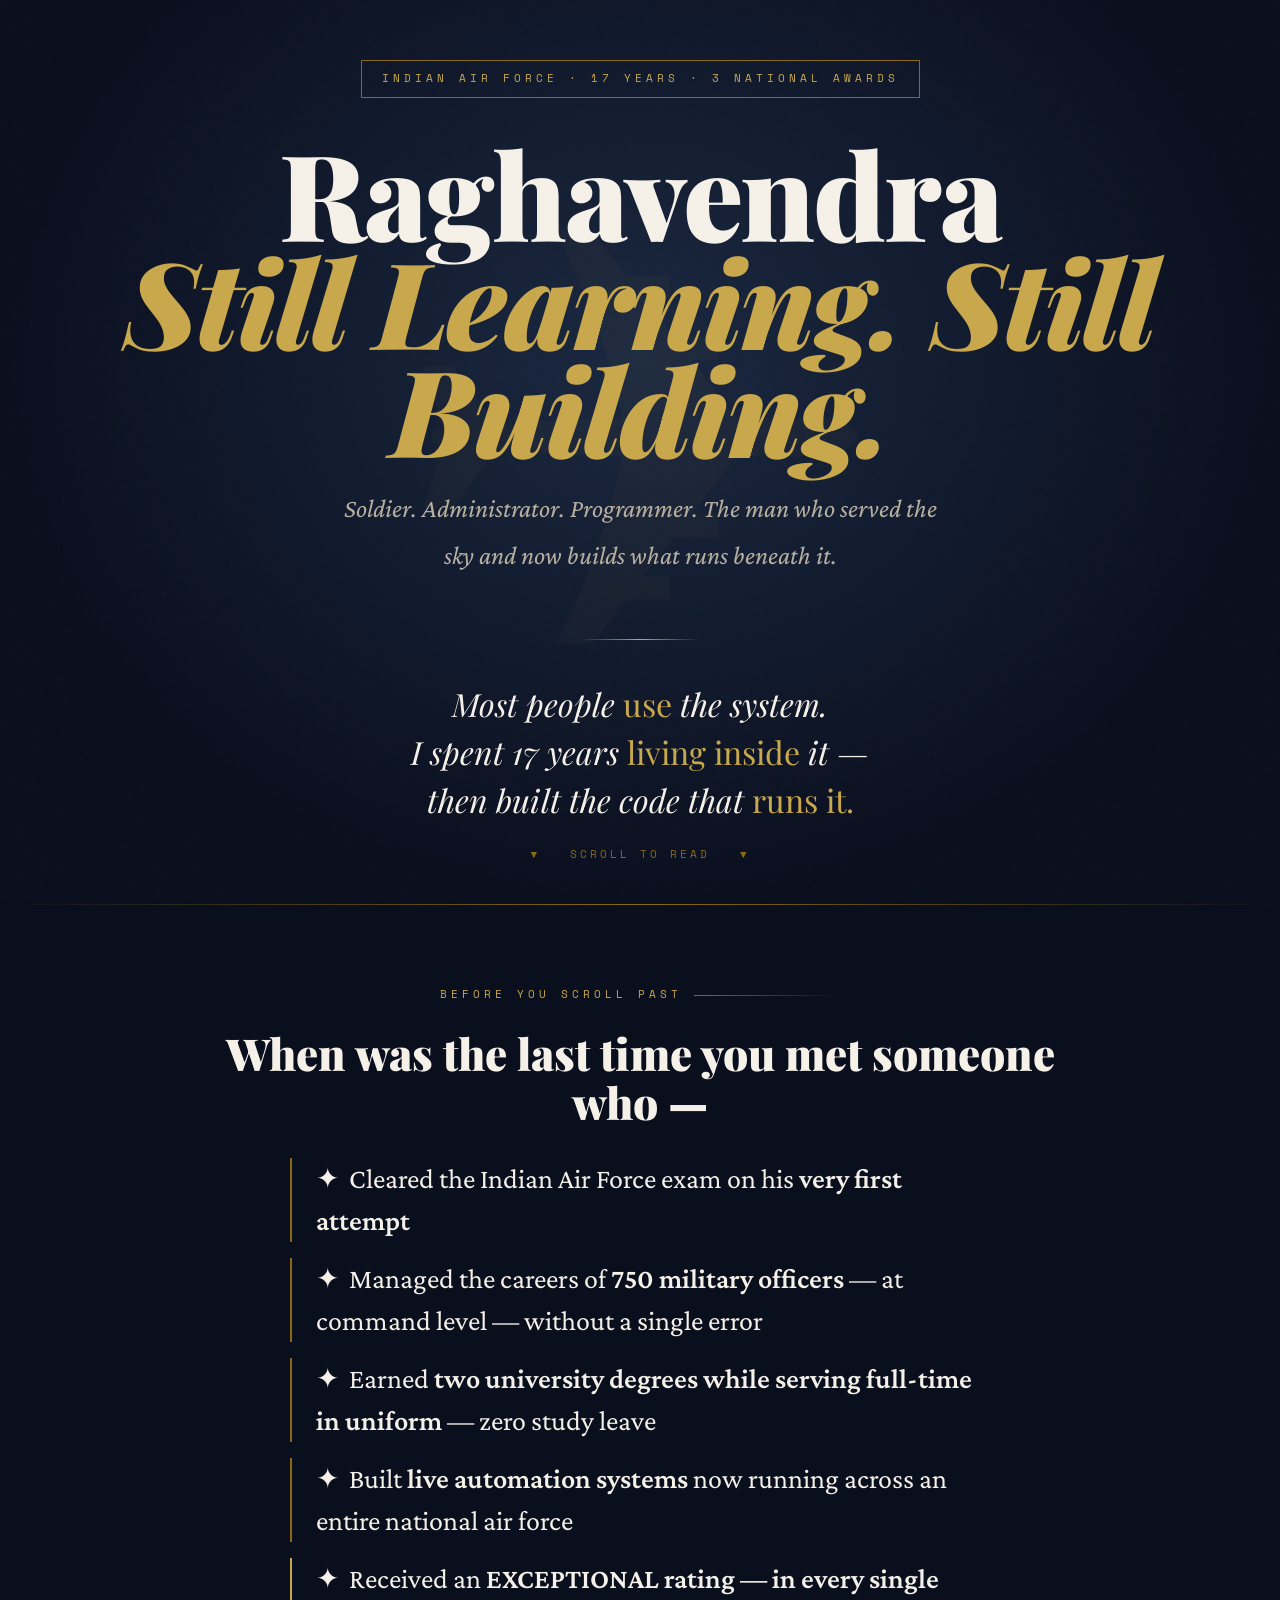
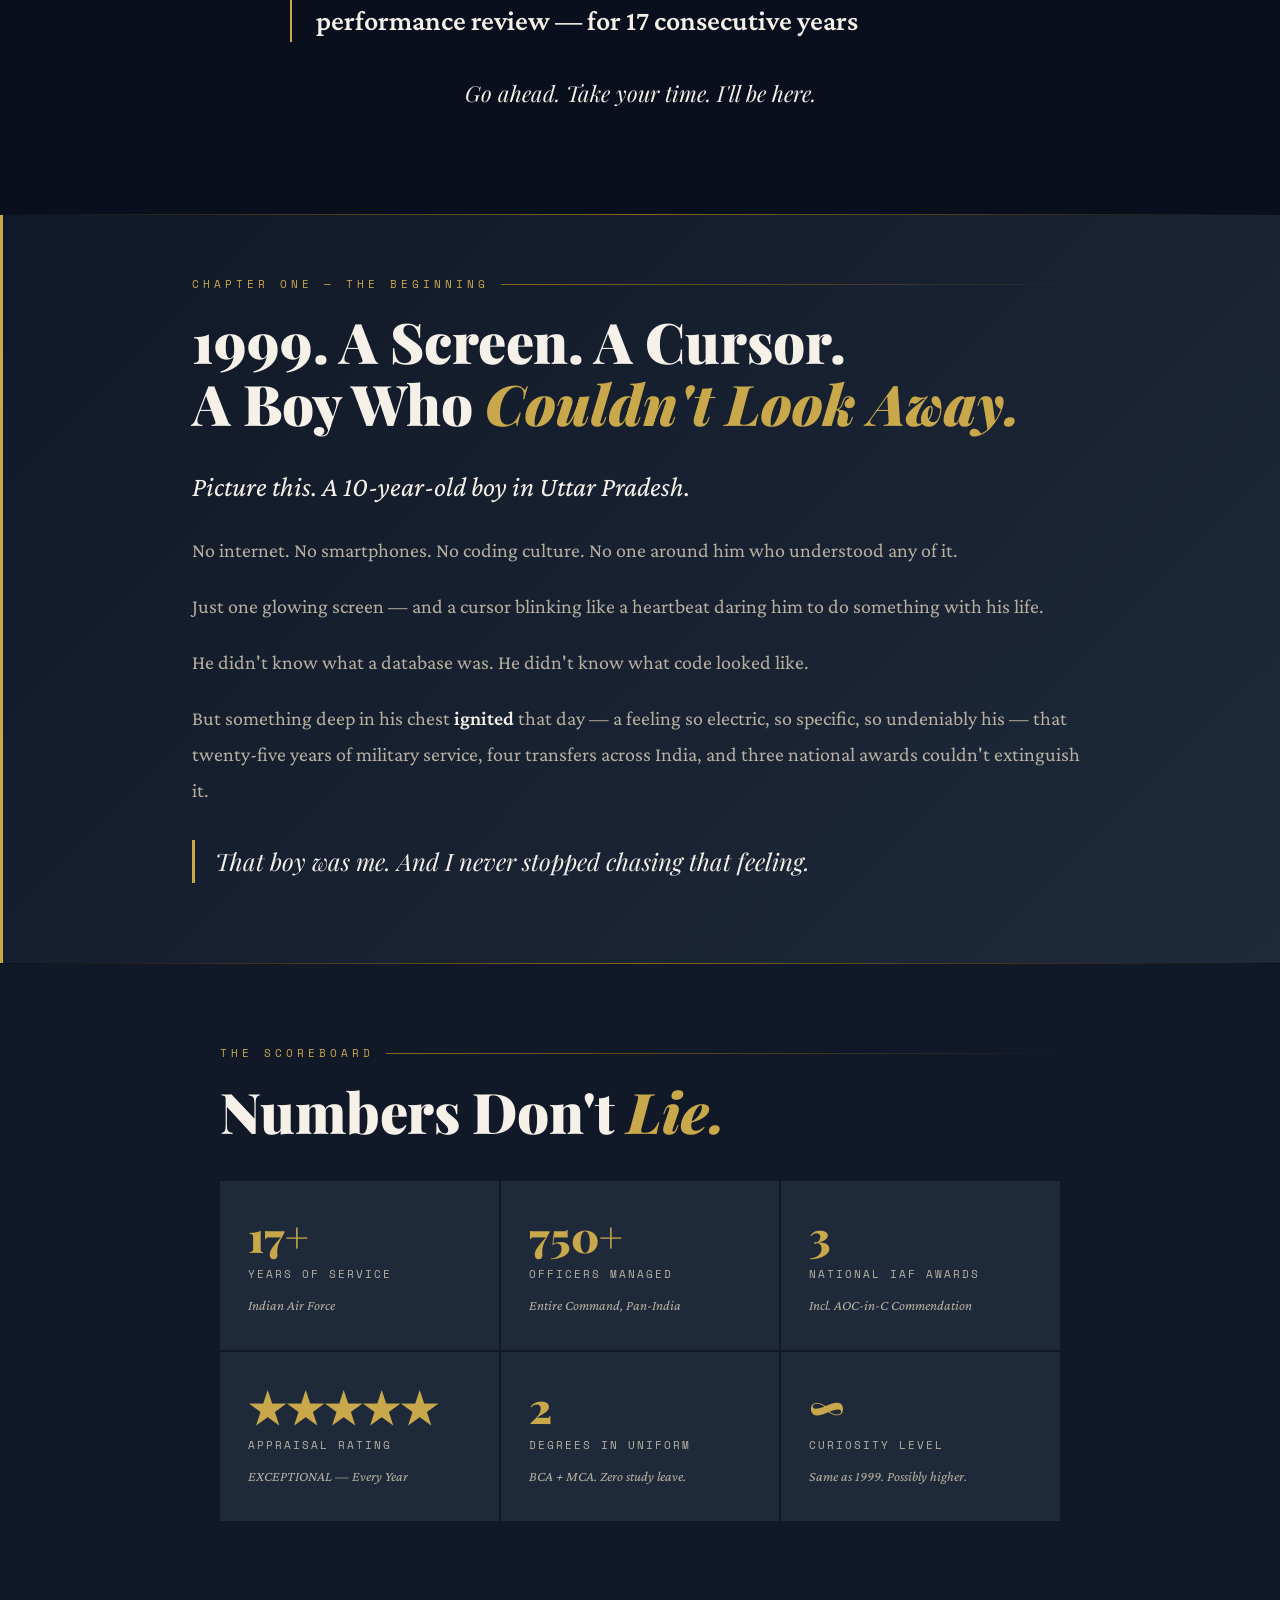
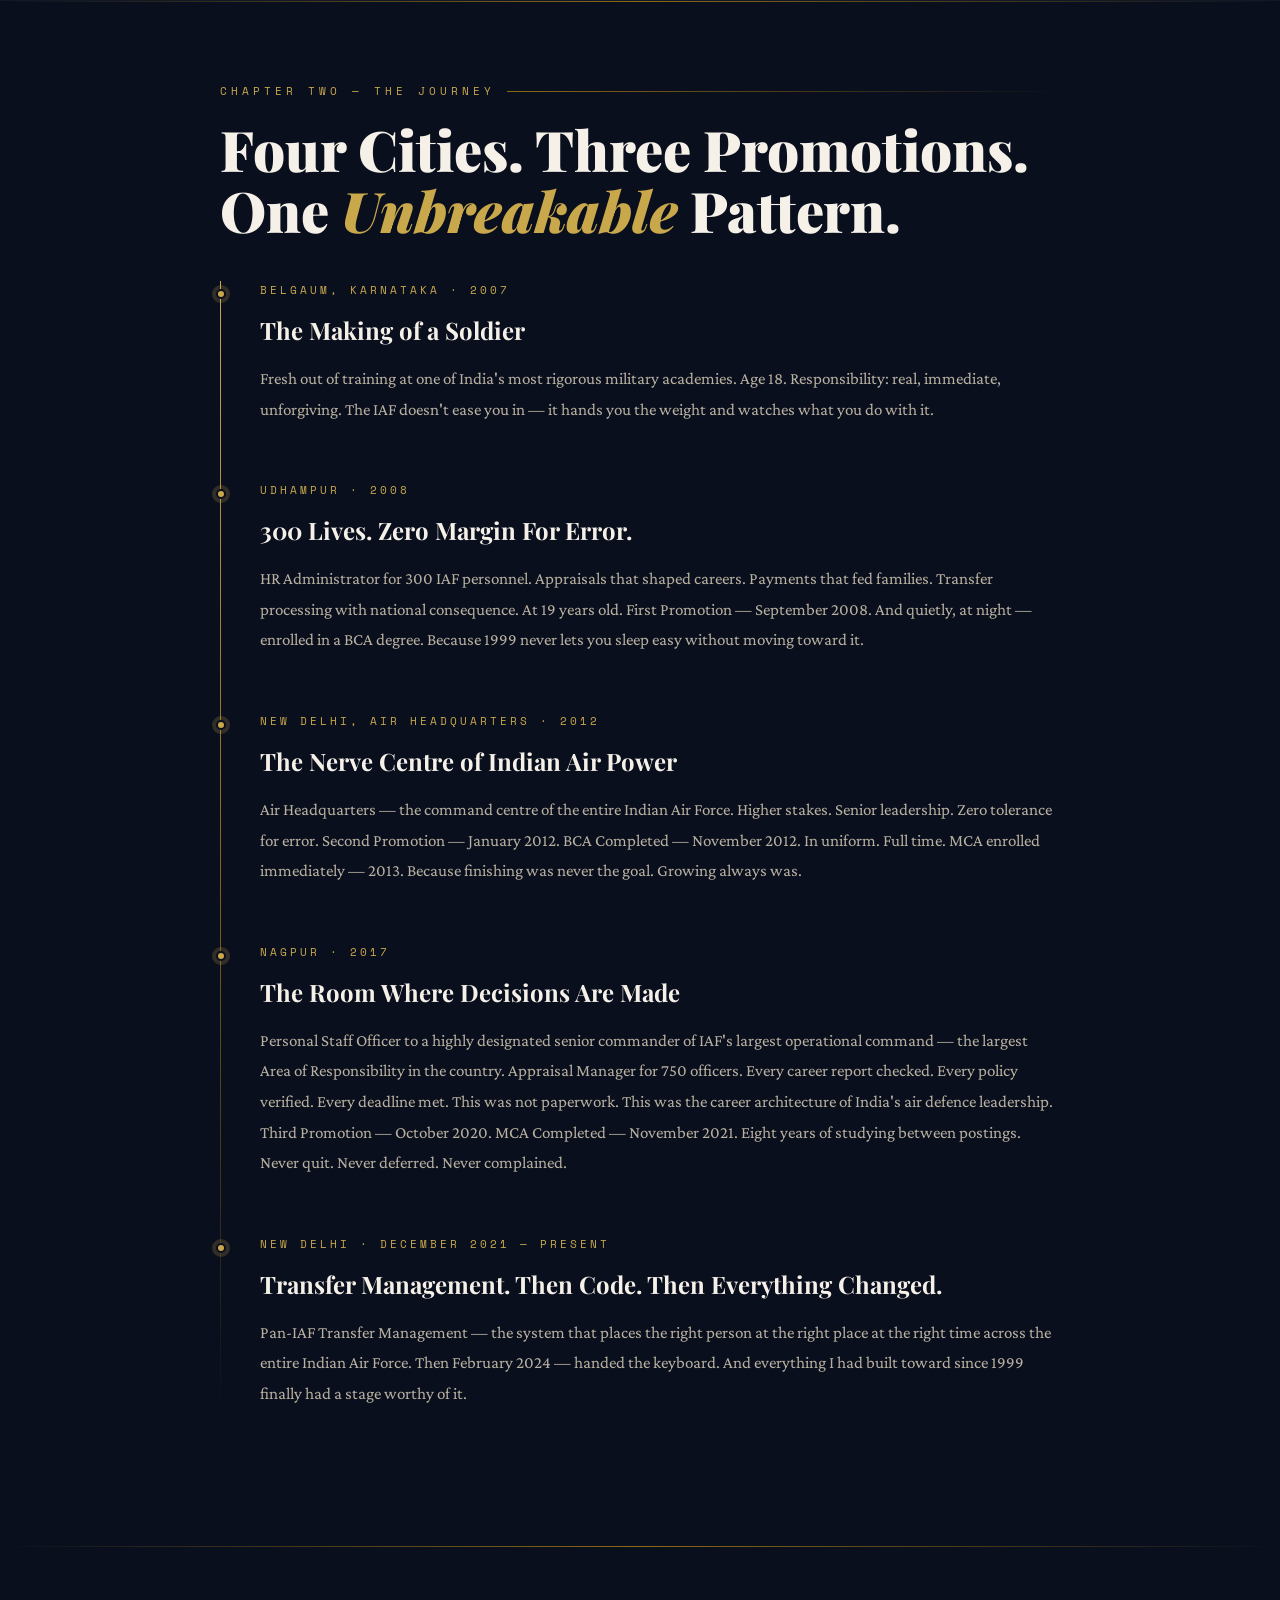
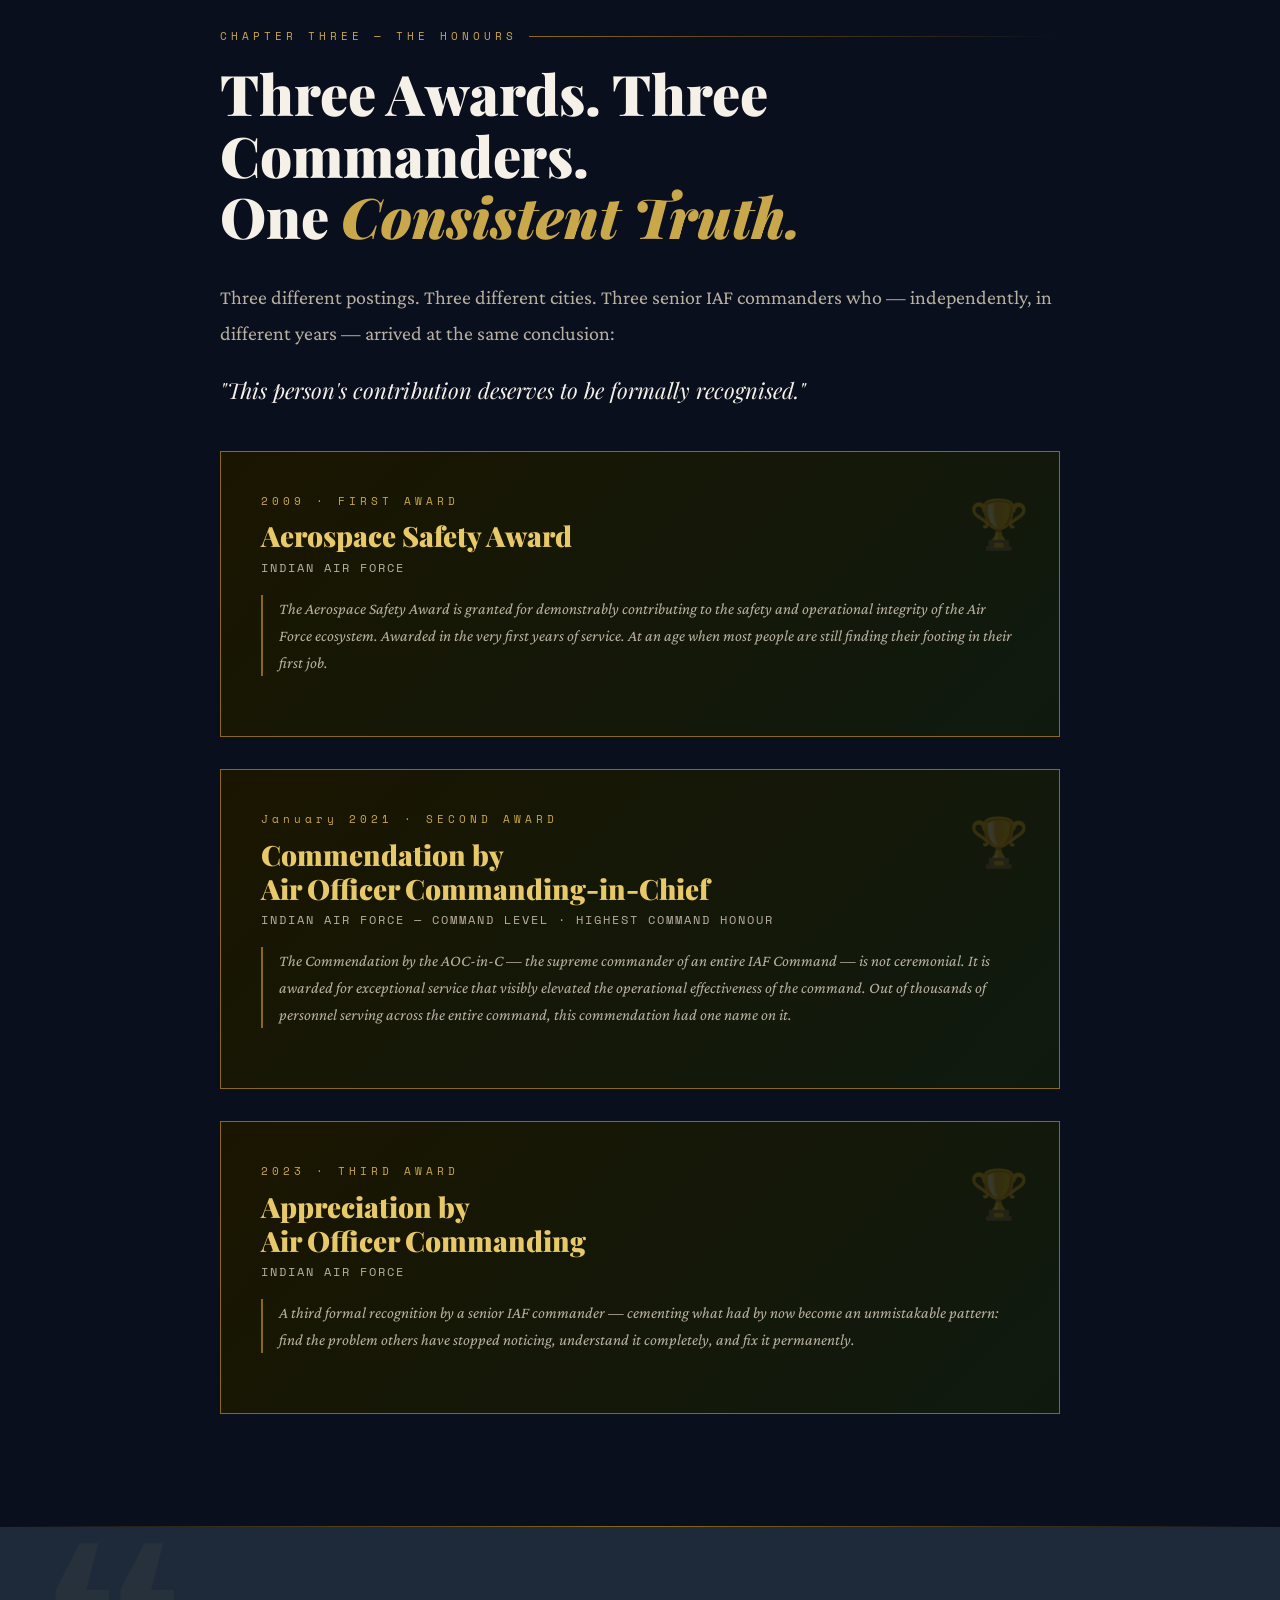
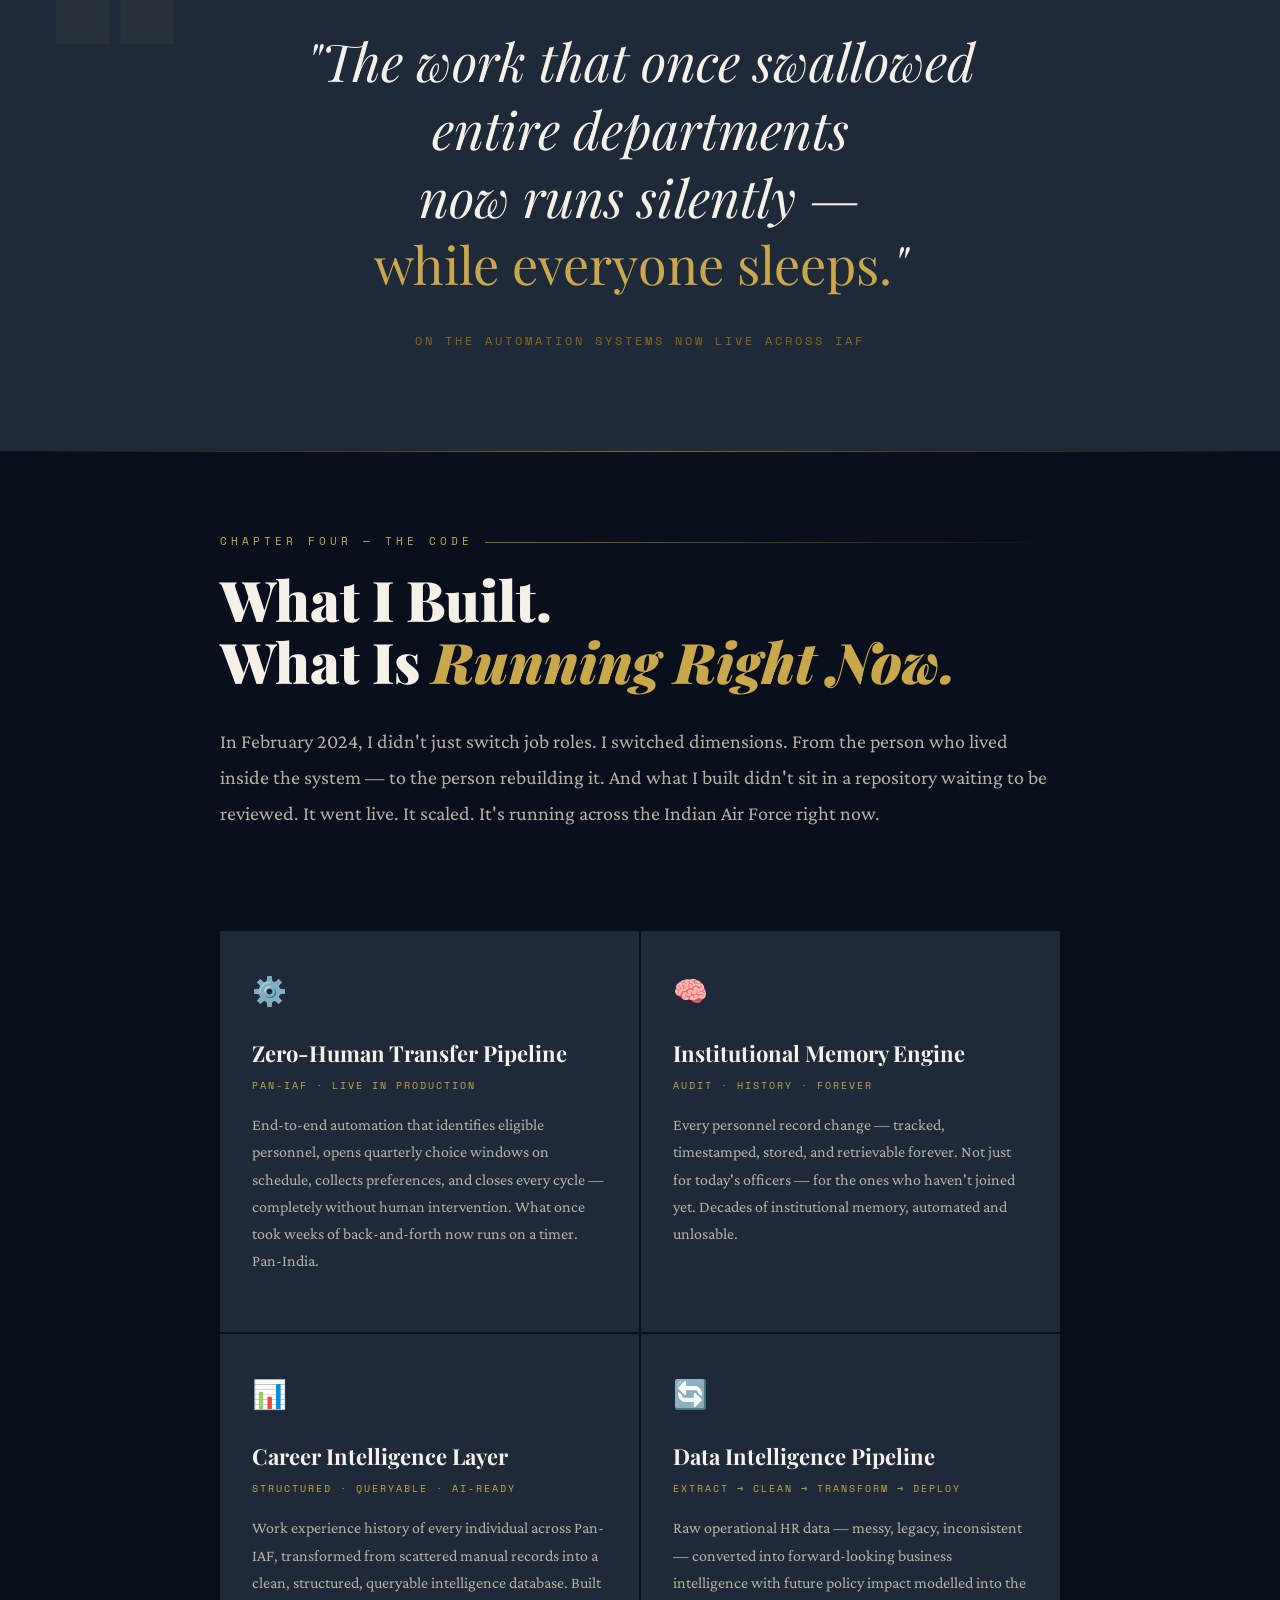
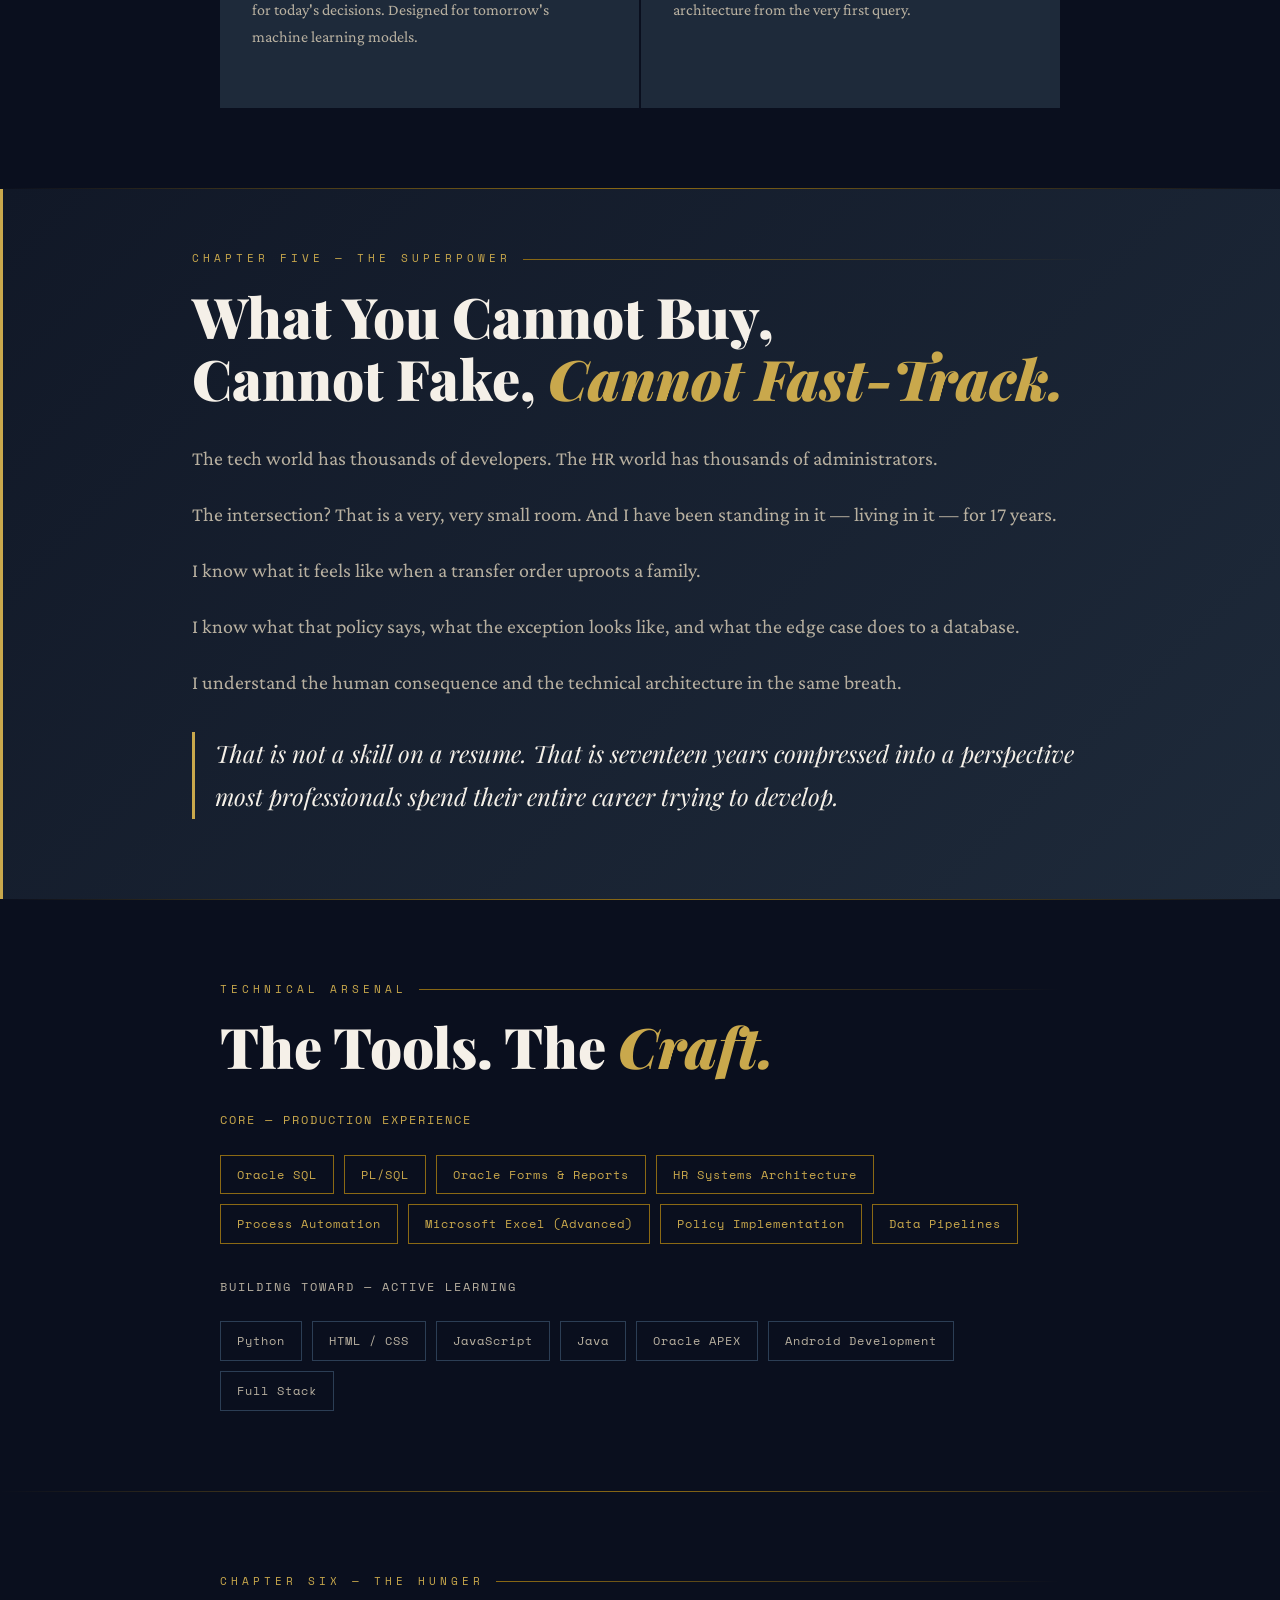
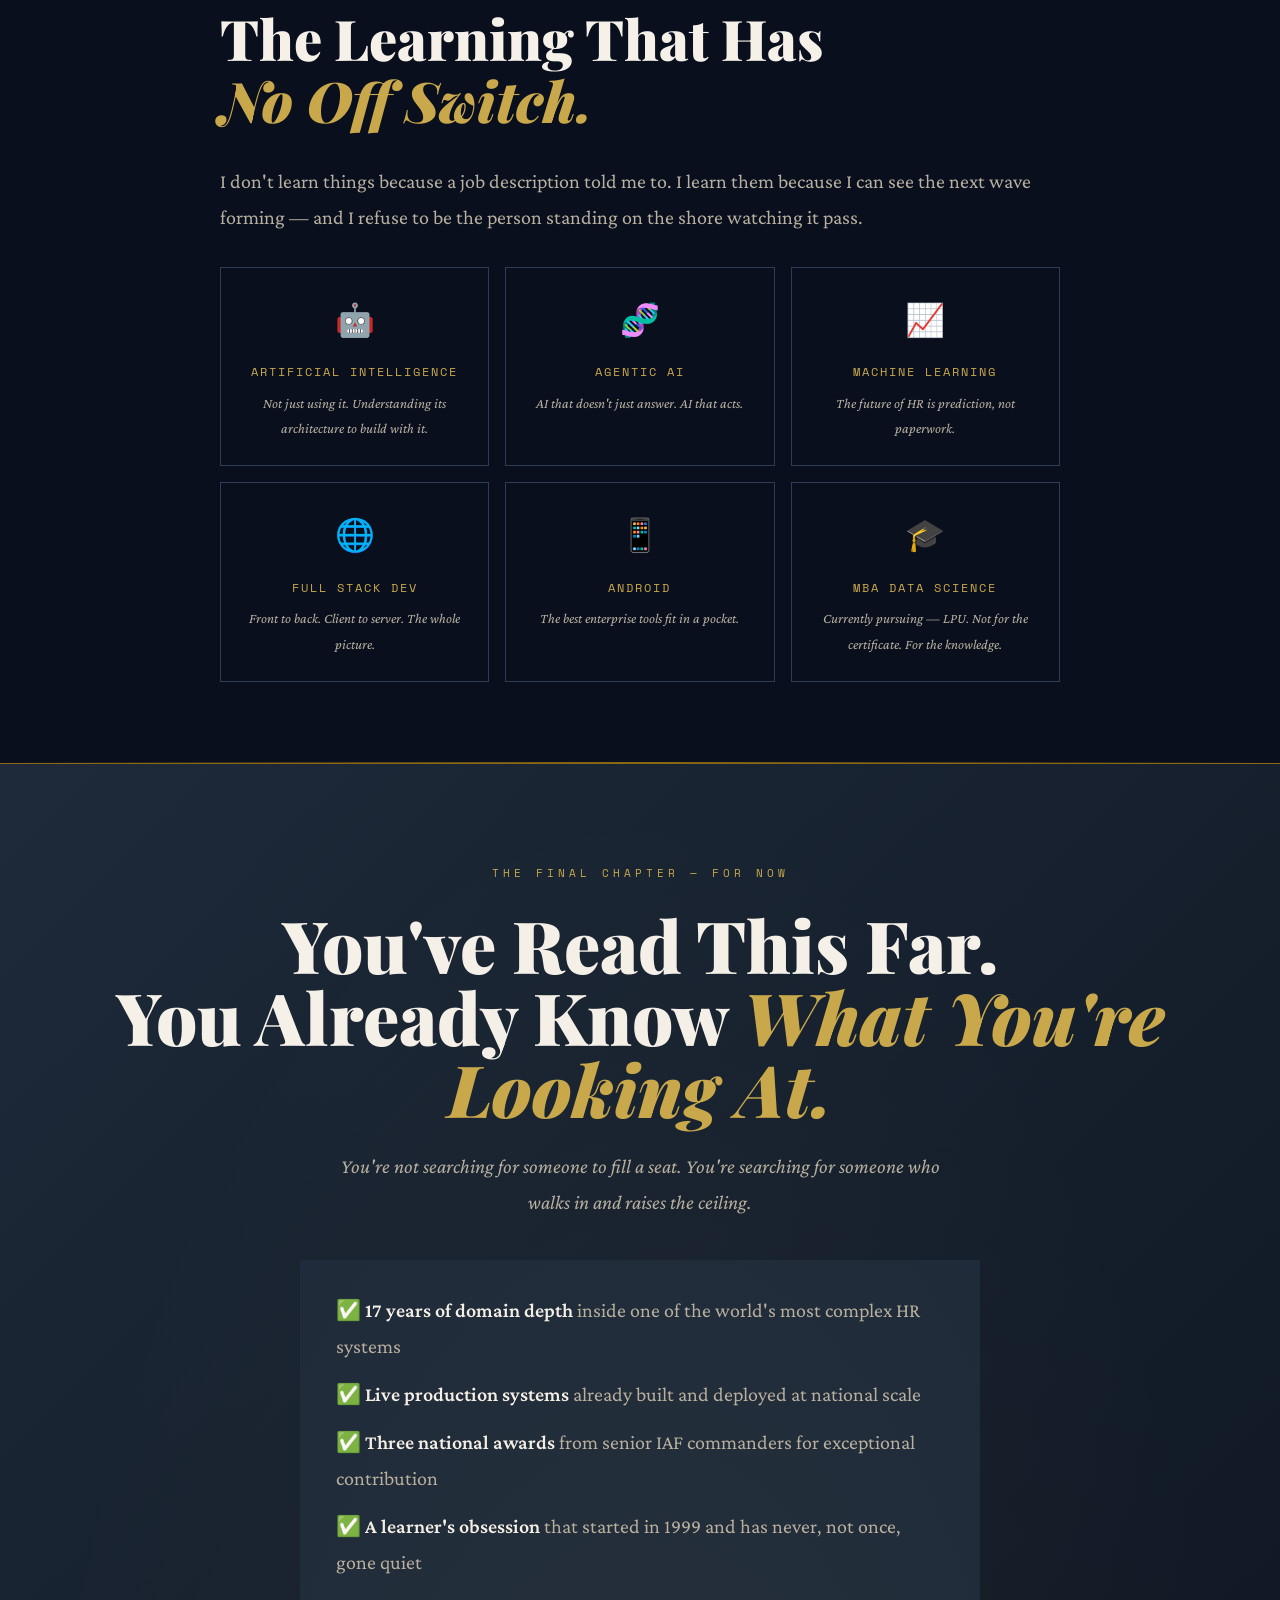
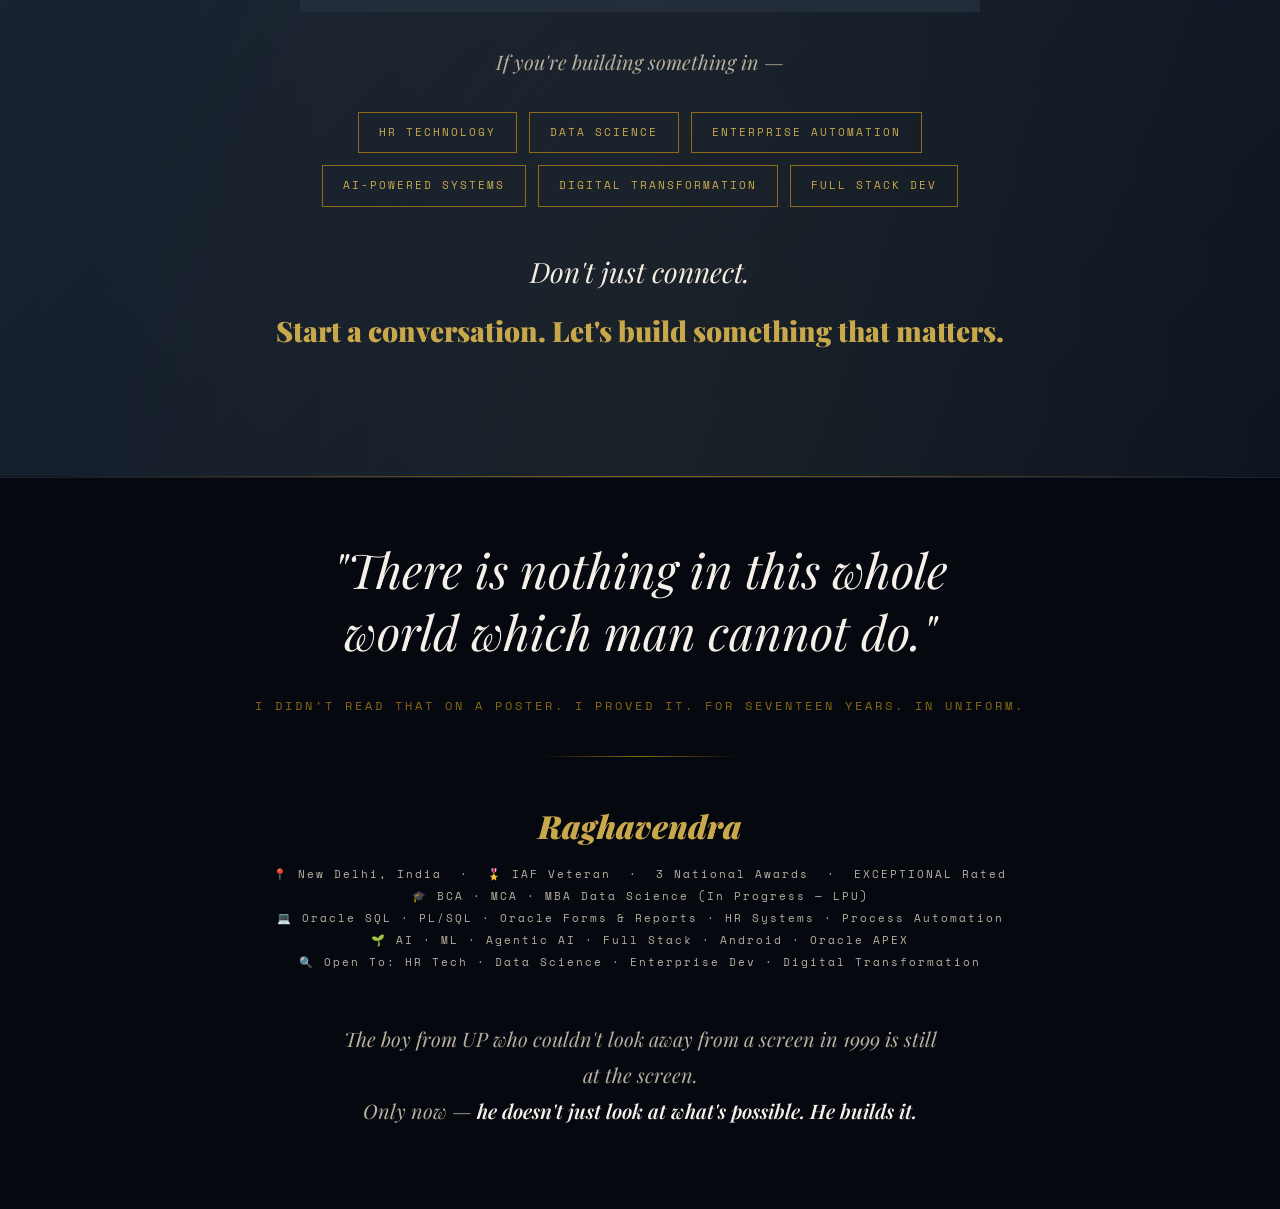
<file: index.html>
<!DOCTYPE html>
<html lang="en">
<head>
<meta charset="UTF-8">
<meta name="viewport" content="width=device-width, initial-scale=1.0">
<title>Raghavendra — IAF Veteran & Technology Builder</title>
<link href="https://fonts.googleapis.com/css2?family=Playfair+Display:ital,wght@0,400;0,700;0,900;1,400;1,700&family=Space+Mono:wght@400;700&family=Crimson+Pro:ital,wght@0,300;0,400;0,600;1,300;1,400&display=swap" rel="stylesheet">
<style>
  :root {
    --gold: #C9A84C;
    --gold-light: #E8C96A;
    --gold-dim: #8B6914;
    --navy: #0A0F1E;
    --navy-mid: #111827;
    --navy-light: #1E2A3A;
    --steel: #2C3E55;
    --white: #F5F0E8;
    --white-dim: #B8B0A0;
    --accent-red: #8B1A1A;
    --accent-blue: #1A3A5C;
  }

  * { margin: 0; padding: 0; box-sizing: border-box; }

  html { scroll-behavior: smooth; }

  body {
    background-color: var(--navy);
    color: var(--white);
    font-family: 'Crimson Pro', serif;
    font-size: 18px;
    line-height: 1.8;
    overflow-x: hidden;
  }

  /* ─── GRAIN OVERLAY ─── */
  body::before {
    content: '';
    position: fixed;
    inset: 0;
    background-image: url("data:image/svg+xml,%3Csvg viewBox='0 0 256 256' xmlns='http://www.w3.org/2000/svg'%3E%3Cfilter id='noise'%3E%3CfeTurbulence type='fractalNoise' baseFrequency='0.9' numOctaves='4' stitchTiles='stitch'/%3E%3C/filter%3E%3Crect width='100%25' height='100%25' filter='url(%23noise)' opacity='0.04'/%3E%3C/svg%3E");
    pointer-events: none;
    z-index: 1000;
    opacity: 0.4;
  }

  /* ─── HERO ─── */
  .hero {
    min-height: 100vh;
    display: flex;
    flex-direction: column;
    justify-content: center;
    align-items: center;
    text-align: center;
    padding: 60px 20px;
    position: relative;
    background: radial-gradient(ellipse at 50% 40%, #1A2840 0%, var(--navy) 70%);
    overflow: hidden;
  }

  .hero::before {
    content: '✈';
    position: absolute;
    font-size: 600px;
    color: rgba(201, 168, 76, 0.03);
    top: 50%;
    left: 50%;
    transform: translate(-50%, -50%);
    pointer-events: none;
    animation: slowRotate 60s linear infinite;
  }

  @keyframes slowRotate {
    from { transform: translate(-50%, -50%) rotate(0deg); }
    to { transform: translate(-50%, -50%) rotate(360deg); }
  }

  .hero-badge {
    font-family: 'Space Mono', monospace;
    font-size: 11px;
    letter-spacing: 4px;
    color: var(--gold);
    text-transform: uppercase;
    border: 1px solid var(--gold-dim);
    padding: 8px 20px;
    margin-bottom: 40px;
    animation: fadeInDown 1s ease both;
  }

  .hero-name {
    font-family: 'Playfair Display', serif;
    font-size: clamp(56px, 10vw, 120px);
    font-weight: 900;
    line-height: 0.9;
    letter-spacing: -2px;
    color: var(--white);
    animation: fadeInUp 1s ease 0.2s both;
  }

  .hero-name span {
    color: var(--gold);
    display: block;
    font-style: italic;
  }

  .hero-tagline {
    font-family: 'Crimson Pro', serif;
    font-size: clamp(18px, 3vw, 26px);
    font-style: italic;
    color: var(--white-dim);
    margin-top: 24px;
    max-width: 600px;
    animation: fadeInUp 1s ease 0.4s both;
  }

  .hero-divider {
    width: 120px;
    height: 1px;
    background: linear-gradient(90deg, transparent, var(--gold), transparent);
    margin: 40px auto;
    animation: fadeIn 1s ease 0.6s both;
  }

  .hero-quote {
    font-family: 'Playfair Display', serif;
    font-size: clamp(20px, 3.5vw, 32px);
    font-style: italic;
    color: var(--white);
    max-width: 800px;
    line-height: 1.5;
    animation: fadeInUp 1s ease 0.8s both;
  }

  .hero-quote em {
    color: var(--gold);
    font-style: normal;
  }

  .scroll-hint {
    position: absolute;
    bottom: 40px;
    left: 50%;
    transform: translateX(-50%);
    font-family: 'Space Mono', monospace;
    font-size: 11px;
    letter-spacing: 3px;
    color: var(--gold-dim);
    animation: pulse 2s ease infinite;
  }

  @keyframes pulse {
    0%, 100% { opacity: 0.4; }
    50% { opacity: 1; }
  }

  /* ─── SECTIONS ─── */
  section {
    max-width: 900px;
    margin: 0 auto;
    padding: 80px 30px;
  }

  .section-label {
    font-family: 'Space Mono', monospace;
    font-size: 11px;
    letter-spacing: 4px;
    color: var(--gold);
    text-transform: uppercase;
    margin-bottom: 16px;
    display: flex;
    align-items: center;
    gap: 12px;
  }

  .section-label::after {
    content: '';
    flex: 1;
    height: 1px;
    background: linear-gradient(90deg, var(--gold-dim), transparent);
  }

  h2 {
    font-family: 'Playfair Display', serif;
    font-size: clamp(32px, 6vw, 56px);
    font-weight: 900;
    line-height: 1.1;
    margin-bottom: 32px;
    color: var(--white);
  }

  h2 em {
    color: var(--gold);
    font-style: italic;
  }

  p {
    color: var(--white-dim);
    margin-bottom: 20px;
    font-size: clamp(17px, 2vw, 20px);
  }

  p strong {
    color: var(--white);
    font-weight: 600;
  }

  .large-text {
    font-size: clamp(20px, 3vw, 28px);
    font-style: italic;
    color: var(--white);
    line-height: 1.5;
  }

  /* ─── SPARK SECTION ─── */
  .spark-section {
    background: linear-gradient(135deg, var(--navy-mid) 0%, var(--navy-light) 100%);
    border-left: 3px solid var(--gold);
    padding: 60px 50px;
    margin: 0;
    max-width: 100%;
  }

  .spark-section section {
    padding: 0;
  }

  /* ─── STATS GRID ─── */
  .stats-section {
    background: var(--navy-mid);
    padding: 80px 30px;
  }

  .stats-grid {
    display: grid;
    grid-template-columns: repeat(auto-fit, minmax(240px, 1fr));
    gap: 2px;
    margin-top: 40px;
  }

  .stat-card {
    background: var(--navy-light);
    padding: 32px 28px;
    border-top: 2px solid transparent;
    transition: border-color 0.3s ease, transform 0.3s ease;
    cursor: default;
  }

  .stat-card:hover {
    border-color: var(--gold);
    transform: translateY(-4px);
  }

  .stat-number {
    font-family: 'Playfair Display', serif;
    font-size: 42px;
    font-weight: 900;
    color: var(--gold);
    line-height: 1;
    margin-bottom: 8px;
  }

  .stat-label {
    font-family: 'Space Mono', monospace;
    font-size: 11px;
    letter-spacing: 2px;
    color: var(--white-dim);
    text-transform: uppercase;
  }

  .stat-sub {
    font-size: 14px;
    color: var(--white-dim);
    margin-top: 8px;
    font-style: italic;
  }

  /* ─── TIMELINE ─── */
  .timeline {
    position: relative;
    padding-left: 40px;
    margin-top: 40px;
  }

  .timeline::before {
    content: '';
    position: absolute;
    left: 0;
    top: 0;
    bottom: 0;
    width: 1px;
    background: linear-gradient(180deg, var(--gold), var(--gold-dim), transparent);
  }

  .timeline-item {
    position: relative;
    margin-bottom: 56px;
    opacity: 0;
    transform: translateX(-20px);
    transition: opacity 0.6s ease, transform 0.6s ease;
  }

  .timeline-item.visible {
    opacity: 1;
    transform: translateX(0);
  }

  .timeline-dot {
    position: absolute;
    left: -44px;
    top: 8px;
    width: 10px;
    height: 10px;
    background: var(--gold);
    border-radius: 50%;
    border: 2px solid var(--navy);
    box-shadow: 0 0 0 4px rgba(201, 168, 76, 0.2);
  }

  .timeline-location {
    font-family: 'Space Mono', monospace;
    font-size: 11px;
    letter-spacing: 3px;
    color: var(--gold);
    text-transform: uppercase;
    margin-bottom: 8px;
  }

  .timeline-title {
    font-family: 'Playfair Display', serif;
    font-size: 24px;
    font-weight: 700;
    color: var(--white);
    margin-bottom: 12px;
  }

  .timeline-body {
    color: var(--white-dim);
    font-size: 17px;
  }

  /* ─── AWARD CARDS ─── */
  .award-card {
    background: linear-gradient(135deg, #1A1500 0%, #0F1A0F 100%);
    border: 1px solid var(--gold-dim);
    padding: 40px;
    margin: 32px 0;
    position: relative;
    overflow: hidden;
  }

  .award-card::before {
    content: '🏆';
    position: absolute;
    right: 30px;
    top: 30px;
    font-size: 48px;
    opacity: 0.15;
  }

  .award-year {
    font-family: 'Space Mono', monospace;
    font-size: 11px;
    letter-spacing: 4px;
    color: var(--gold);
    margin-bottom: 8px;
  }

  .award-title {
    font-family: 'Playfair Display', serif;
    font-size: 28px;
    font-weight: 900;
    color: var(--gold-light);
    margin-bottom: 4px;
    line-height: 1.2;
  }

  .award-org {
    font-family: 'Space Mono', monospace;
    font-size: 12px;
    color: var(--white-dim);
    letter-spacing: 2px;
    text-transform: uppercase;
    margin-bottom: 16px;
  }

  .award-desc {
    color: var(--white-dim);
    font-style: italic;
    font-size: 16px;
    line-height: 1.7;
    border-left: 2px solid var(--gold-dim);
    padding-left: 16px;
  }

  /* ─── SYSTEMS BUILT ─── */
  .systems-grid {
    display: grid;
    grid-template-columns: repeat(auto-fit, minmax(380px, 1fr));
    gap: 2px;
    margin-top: 40px;
  }

  .system-card {
    background: var(--navy-light);
    padding: 36px 32px;
    border-bottom: 2px solid transparent;
    transition: border-color 0.3s, background 0.3s;
  }

  .system-card:hover {
    border-color: var(--gold);
    background: #1A2235;
  }

  .system-icon {
    font-size: 28px;
    margin-bottom: 16px;
  }

  .system-title {
    font-family: 'Playfair Display', serif;
    font-size: 22px;
    font-weight: 700;
    color: var(--white);
    margin-bottom: 4px;
  }

  .system-subtitle {
    font-family: 'Space Mono', monospace;
    font-size: 10px;
    color: var(--gold);
    letter-spacing: 2px;
    text-transform: uppercase;
    margin-bottom: 16px;
  }

  .system-desc {
    color: var(--white-dim);
    font-size: 16px;
    line-height: 1.7;
  }

  /* ─── BIG QUOTE ─── */
  .big-quote-section {
    background: var(--navy-light);
    text-align: center;
    padding: 100px 40px;
    position: relative;
    overflow: hidden;
  }

  .big-quote-section::before {
    content: '❝';
    position: absolute;
    font-family: 'Playfair Display', serif;
    font-size: 300px;
    color: rgba(201, 168, 76, 0.05);
    top: -40px;
    left: 30px;
    line-height: 1;
    pointer-events: none;
  }

  .big-quote {
    font-family: 'Playfair Display', serif;
    font-size: clamp(28px, 5vw, 52px);
    font-style: italic;
    color: var(--white);
    max-width: 800px;
    margin: 0 auto;
    line-height: 1.3;
  }

  .big-quote em {
    color: var(--gold);
    font-style: normal;
  }

  .quote-attribution {
    font-family: 'Space Mono', monospace;
    font-size: 12px;
    color: var(--gold-dim);
    letter-spacing: 3px;
    margin-top: 32px;
    text-transform: uppercase;
  }

  /* ─── SKILLS ─── */
  .skills-container {
    display: flex;
    flex-wrap: wrap;
    gap: 10px;
    margin-top: 24px;
  }

  .skill-tag {
    font-family: 'Space Mono', monospace;
    font-size: 12px;
    padding: 8px 16px;
    border: 1px solid var(--steel);
    color: var(--white-dim);
    letter-spacing: 1px;
    transition: all 0.3s;
    cursor: default;
  }

  .skill-tag:hover {
    border-color: var(--gold);
    color: var(--gold);
    background: rgba(201, 168, 76, 0.05);
  }

  .skill-tag.primary {
    border-color: var(--gold-dim);
    color: var(--gold);
  }

  /* ─── LEARNING ─── */
  .learning-grid {
    display: grid;
    grid-template-columns: repeat(auto-fit, minmax(200px, 1fr));
    gap: 16px;
    margin-top: 32px;
  }

  .learning-item {
    padding: 24px;
    border: 1px solid var(--steel);
    text-align: center;
    transition: all 0.3s;
  }

  .learning-item:hover {
    border-color: var(--gold);
    background: rgba(201, 168, 76, 0.03);
  }

  .learning-icon {
    font-size: 32px;
    margin-bottom: 12px;
    display: block;
  }

  .learning-title {
    font-family: 'Space Mono', monospace;
    font-size: 12px;
    color: var(--gold);
    letter-spacing: 2px;
    text-transform: uppercase;
    margin-bottom: 8px;
  }

  .learning-desc {
    font-size: 14px;
    color: var(--white-dim);
    font-style: italic;
  }

  /* ─── CTA ─── */
  .cta-section {
    background: linear-gradient(135deg, var(--navy-light) 0%, #0D1520 100%);
    text-align: center;
    padding: 100px 40px;
    border-top: 1px solid var(--gold-dim);
    position: relative;
  }

  .cta-section::before {
    content: '';
    position: absolute;
    inset: 0;
    background: radial-gradient(ellipse at 50% 100%, rgba(201, 168, 76, 0.05) 0%, transparent 70%);
    pointer-events: none;
  }

  .cta-label {
    font-family: 'Space Mono', monospace;
    font-size: 11px;
    letter-spacing: 4px;
    color: var(--gold);
    text-transform: uppercase;
    margin-bottom: 24px;
  }

  .cta-headline {
    font-family: 'Playfair Display', serif;
    font-size: clamp(36px, 7vw, 72px);
    font-weight: 900;
    line-height: 1.0;
    color: var(--white);
    margin-bottom: 24px;
  }

  .cta-headline em {
    color: var(--gold);
    font-style: italic;
  }

  .cta-sub {
    font-size: 20px;
    font-style: italic;
    color: var(--white-dim);
    max-width: 600px;
    margin: 0 auto 40px;
  }

  .cta-domains {
    display: flex;
    flex-wrap: wrap;
    justify-content: center;
    gap: 12px;
    margin: 32px auto;
    max-width: 700px;
  }

  .cta-domain {
    font-family: 'Space Mono', monospace;
    font-size: 11px;
    letter-spacing: 2px;
    padding: 10px 20px;
    border: 1px solid var(--gold-dim);
    color: var(--gold);
    text-transform: uppercase;
  }

  .cta-button {
    display: inline-block;
    margin-top: 24px;
    padding: 16px 48px;
    background: var(--gold);
    color: var(--navy);
    font-family: 'Space Mono', monospace;
    font-size: 13px;
    font-weight: 700;
    letter-spacing: 3px;
    text-transform: uppercase;
    text-decoration: none;
    transition: all 0.3s;
    cursor: pointer;
  }

  .cta-button:hover {
    background: var(--gold-light);
    transform: translateY(-2px);
    box-shadow: 0 8px 32px rgba(201, 168, 76, 0.3);
  }

  /* ─── FOOTER ─── */
  .footer {
    background: #05080F;
    padding: 60px 40px;
    text-align: center;
    border-top: 1px solid #1A2235;
  }

  .footer-name {
    font-family: 'Playfair Display', serif;
    font-size: 32px;
    font-weight: 900;
    font-style: italic;
    color: var(--gold);
    margin-bottom: 8px;
  }

  .footer-tags {
    font-family: 'Space Mono', monospace;
    font-size: 11px;
    color: var(--white-dim);
    letter-spacing: 2px;
    line-height: 2;
  }

  .footer-closing {
    margin-top: 40px;
    font-family: 'Playfair Display', serif;
    font-size: 20px;
    font-style: italic;
    color: var(--white-dim);
    max-width: 600px;
    margin-left: auto;
    margin-right: auto;
  }

  .footer-closing strong {
    color: var(--white);
  }

  /* ─── DIVIDER ─── */
  .gold-divider {
    width: 100%;
    height: 1px;
    background: linear-gradient(90deg, transparent, var(--gold-dim), transparent);
    margin: 0;
  }

  /* ─── ANIMATIONS ─── */
  @keyframes fadeInUp {
    from { opacity: 0; transform: translateY(30px); }
    to { opacity: 1; transform: translateY(0); }
  }

  @keyframes fadeInDown {
    from { opacity: 0; transform: translateY(-20px); }
    to { opacity: 1; transform: translateY(0); }
  }

  @keyframes fadeIn {
    from { opacity: 0; }
    to { opacity: 1; }
  }

  .fade-in {
    opacity: 0;
    transform: translateY(24px);
    transition: opacity 0.7s ease, transform 0.7s ease;
  }

  .fade-in.visible {
    opacity: 1;
    transform: translateY(0);
  }

  /* ─── RESPONSIVE ─── */
  @media (max-width: 600px) {
    .systems-grid { grid-template-columns: 1fr; }
    .stats-grid { grid-template-columns: 1fr 1fr; }
    section { padding: 60px 20px; }
    .award-card { padding: 28px; }
  }
</style>
</head>
<body>

<!-- ═══════════════════════════════════════════ -->
<!-- HERO -->
<!-- ═══════════════════════════════════════════ -->
<div class="hero">
  <div class="hero-badge">Indian Air Force · 17 Years · 3 National Awards</div>
  <h1 class="hero-name">
    Raghavendra
    <span>Still Learning. Still Building.</span>
  </h1>
  <p class="hero-tagline">Soldier. Administrator. Programmer. The man who served the sky and now builds what runs beneath it.</p>
  <div class="hero-divider"></div>
  <p class="hero-quote">
    Most people <em>use</em> the system.<br>
    I spent 17 years <em>living inside</em> it —<br>
    then built the code that <em>runs it.</em>
  </p>
  <div class="scroll-hint">▼ &nbsp; SCROLL TO READ &nbsp; ▼</div>
</div>

<!-- ═══════════════════════════════════════════ -->
<!-- STOP SCROLLING -->
<!-- ═══════════════════════════════════════════ -->
<div class="gold-divider"></div>
<section class="fade-in" style="text-align:center; padding: 80px 30px;">
  <div class="section-label" style="justify-content:center; max-width:400px; margin: 0 auto 24px;">Before You Scroll Past</div>
  <h2 style="font-size: clamp(26px, 5vw, 44px);">When was the last time you met someone who —</h2>
  <div style="max-width: 700px; margin: 32px auto; text-align: left;">
    <p class="large-text" style="margin-bottom: 16px; border-left: 2px solid var(--gold-dim); padding-left: 24px; font-style:normal;">
      ✦ &nbsp;Cleared the Indian Air Force exam on his <strong>very first attempt</strong>
    </p>
    <p class="large-text" style="margin-bottom: 16px; border-left: 2px solid var(--gold-dim); padding-left: 24px; font-style:normal;">
      ✦ &nbsp;Managed the careers of <strong>750 military officers</strong> — at command level — without a single error
    </p>
    <p class="large-text" style="margin-bottom: 16px; border-left: 2px solid var(--gold-dim); padding-left: 24px; font-style:normal;">
      ✦ &nbsp;Earned <strong>two university degrees while serving full-time in uniform</strong> — zero study leave
    </p>
    <p class="large-text" style="margin-bottom: 16px; border-left: 2px solid var(--gold-dim); padding-left: 24px; font-style:normal;">
      ✦ &nbsp;Built <strong>live automation systems</strong> now running across an entire national air force
    </p>
    <p class="large-text" style="border-left: 2px solid var(--gold); padding-left: 24px; font-style:normal;">
      ✦ &nbsp;Received an <strong>EXCEPTIONAL rating — in every single performance review — for 17 consecutive years</strong>
    </p>
  </div>
  <p style="font-family: 'Playfair Display', serif; font-size: 22px; font-style: italic; color: var(--white); margin-top: 32px;">Go ahead. Take your time. I'll be here.</p>
</section>

<!-- ═══════════════════════════════════════════ -->
<!-- 1999 SPARK -->
<!-- ═══════════════════════════════════════════ -->
<div class="gold-divider"></div>
<div class="spark-section">
  <section class="fade-in">
    <div class="section-label">Chapter One — The Beginning</div>
    <h2>1999. A Screen. A Cursor.<br>A Boy Who <em>Couldn't Look Away.</em></h2>
    <p class="large-text" style="margin-bottom: 24px;">Picture this. A 10-year-old boy in Uttar Pradesh.</p>
    <p>No internet. No smartphones. No coding culture. No one around him who understood any of it.</p>
    <p>Just one glowing screen — and a cursor blinking like a heartbeat daring him to do something with his life.</p>
    <p>He didn't know what a database was. He didn't know what code looked like.</p>
    <p>But something deep in his chest <strong>ignited</strong> that day — a feeling so electric, so specific, so undeniably his — that twenty-five years of military service, four transfers across India, and three national awards couldn't extinguish it.</p>
    <p style="font-family: 'Playfair Display', serif; font-size: 24px; font-style: italic; color: var(--white); border-left: 3px solid var(--gold); padding-left: 20px; margin-top: 32px;">That boy was me. And I never stopped chasing that feeling.</p>
  </section>
</div>

<!-- ═══════════════════════════════════════════ -->
<!-- STATS -->
<!-- ═══════════════════════════════════════════ -->
<div class="gold-divider"></div>
<div class="stats-section">
  <section class="fade-in" style="padding: 0 30px;">
    <div class="section-label">The Scoreboard</div>
    <h2>Numbers Don't <em>Lie.</em></h2>
    <div class="stats-grid">
      <div class="stat-card">
        <div class="stat-number">17+</div>
        <div class="stat-label">Years of Service</div>
        <div class="stat-sub">Indian Air Force</div>
      </div>
      <div class="stat-card">
        <div class="stat-number">750+</div>
        <div class="stat-label">Officers Managed</div>
        <div class="stat-sub">Entire Command, Pan-India</div>
      </div>
      <div class="stat-card">
        <div class="stat-number">3</div>
        <div class="stat-label">National IAF Awards</div>
        <div class="stat-sub">Incl. AOC-in-C Commendation</div>
      </div>
      <div class="stat-card">
        <div class="stat-number">★★★★★</div>
        <div class="stat-label">Appraisal Rating</div>
        <div class="stat-sub">EXCEPTIONAL — Every Year</div>
      </div>
      <div class="stat-card">
        <div class="stat-number">2</div>
        <div class="stat-label">Degrees In Uniform</div>
        <div class="stat-sub">BCA + MCA. Zero study leave.</div>
      </div>
      <div class="stat-card">
        <div class="stat-number">∞</div>
        <div class="stat-label">Curiosity Level</div>
        <div class="stat-sub">Same as 1999. Possibly higher.</div>
      </div>
    </div>
  </section>
</div>

<!-- ═══════════════════════════════════════════ -->
<!-- TIMELINE -->
<!-- ═══════════════════════════════════════════ -->
<div class="gold-divider"></div>
<section class="fade-in">
  <div class="section-label">Chapter Two — The Journey</div>
  <h2>Four Cities. Three Promotions.<br>One <em>Unbreakable</em> Pattern.</h2>

  <div class="timeline">
    <div class="timeline-item">
      <div class="timeline-dot"></div>
      <div class="timeline-location">Belgaum, Karnataka · 2007</div>
      <div class="timeline-title">The Making of a Soldier</div>
      <p class="timeline-body">Fresh out of training at one of India's most rigorous military academies. Age 18. Responsibility: real, immediate, unforgiving. The IAF doesn't ease you in — it hands you the weight and watches what you do with it.</p>
    </div>

    <div class="timeline-item">
      <div class="timeline-dot"></div>
      <div class="timeline-location">Udhampur · 2008</div>
      <div class="timeline-title">300 Lives. Zero Margin For Error.</div>
      <p class="timeline-body">HR Administrator for 300 IAF personnel. Appraisals that shaped careers. Payments that fed families. Transfer processing with national consequence. At 19 years old. First Promotion — September 2008. And quietly, at night — enrolled in a BCA degree. Because 1999 never lets you sleep easy without moving toward it.</p>
    </div>

    <div class="timeline-item">
      <div class="timeline-dot"></div>
      <div class="timeline-location">New Delhi, Air Headquarters · 2012</div>
      <div class="timeline-title">The Nerve Centre of Indian Air Power</div>
      <p class="timeline-body">Air Headquarters — the command centre of the entire Indian Air Force. Higher stakes. Senior leadership. Zero tolerance for error. Second Promotion — January 2012. BCA Completed — November 2012. In uniform. Full time. MCA enrolled immediately — 2013. Because finishing was never the goal. Growing always was.</p>
    </div>

    <div class="timeline-item">
      <div class="timeline-dot"></div>
      <div class="timeline-location">Nagpur · 2017</div>
      <div class="timeline-title">The Room Where Decisions Are Made</div>
      <p class="timeline-body">Personal Staff Officer to a highly designated senior commander of IAF's largest operational command — the largest Area of Responsibility in the country. Appraisal Manager for 750 officers. Every career report checked. Every policy verified. Every deadline met. This was not paperwork. This was the career architecture of India's air defence leadership. Third Promotion — October 2020. MCA Completed — November 2021. Eight years of studying between postings. Never quit. Never deferred. Never complained.</p>
    </div>

    <div class="timeline-item">
      <div class="timeline-dot"></div>
      <div class="timeline-location">New Delhi · December 2021 — Present</div>
      <div class="timeline-title">Transfer Management. Then Code. Then Everything Changed.</div>
      <p class="timeline-body">Pan-IAF Transfer Management — the system that places the right person at the right place at the right time across the entire Indian Air Force. Then February 2024 — handed the keyboard. And everything I had built toward since 1999 finally had a stage worthy of it.</p>
    </div>
  </div>
</section>

<!-- ═══════════════════════════════════════════ -->
<!-- AWARDS -->
<!-- ═══════════════════════════════════════════ -->
<div class="gold-divider"></div>
<section class="fade-in">
  <div class="section-label">Chapter Three — The Honours</div>
  <h2>Three Awards. Three Commanders.<br>One <em>Consistent Truth.</em></h2>
  <p>Three different postings. Three different cities. Three senior IAF commanders who — independently, in different years — arrived at the same conclusion:</p>
  <p style="font-family:'Playfair Display',serif; font-size:22px; font-style:italic; color:var(--white); margin-bottom: 40px;">"This person's contribution deserves to be formally recognised."</p>

  <div class="award-card">
    <div class="award-year">2009 · FIRST AWARD</div>
    <div class="award-title">Aerospace Safety Award</div>
    <div class="award-org">Indian Air Force</div>
    <p class="award-desc">The Aerospace Safety Award is granted for demonstrably contributing to the safety and operational integrity of the Air Force ecosystem. Awarded in the very first years of service. At an age when most people are still finding their footing in their first job.</p>
  </div>

  <div class="award-card">
    <div class="award-year">January 2021 · SECOND AWARD</div>
    <div class="award-title">Commendation by<br>Air Officer Commanding-in-Chief</div>
    <div class="award-org">Indian Air Force — Command Level · Highest Command Honour</div>
    <p class="award-desc">The Commendation by the AOC-in-C — the supreme commander of an entire IAF Command — is not ceremonial. It is awarded for exceptional service that visibly elevated the operational effectiveness of the command. Out of thousands of personnel serving across the entire command, this commendation had one name on it.</p>
  </div>

  <div class="award-card">
    <div class="award-year">2023 · THIRD AWARD</div>
    <div class="award-title">Appreciation by<br>Air Officer Commanding</div>
    <div class="award-org">Indian Air Force</div>
    <p class="award-desc">A third formal recognition by a senior IAF commander — cementing what had by now become an unmistakable pattern: find the problem others have stopped noticing, understand it completely, and fix it permanently.</p>
  </div>
</section>

<!-- ═══════════════════════════════════════════ -->
<!-- BIG QUOTE -->
<!-- ═══════════════════════════════════════════ -->
<div class="gold-divider"></div>
<div class="big-quote-section fade-in">
  <p class="big-quote">
    "The work that once swallowed entire departments<br>
    now runs silently —<br>
    <em>while everyone sleeps.</em>"
  </p>
  <div class="quote-attribution">On the automation systems now live across IAF</div>
</div>

<!-- ═══════════════════════════════════════════ -->
<!-- SYSTEMS BUILT -->
<!-- ═══════════════════════════════════════════ -->
<div class="gold-divider"></div>
<section class="fade-in">
  <div class="section-label">Chapter Four — The Code</div>
  <h2>What I Built.<br>What Is <em>Running Right Now.</em></h2>
  <p>In February 2024, I didn't just switch job roles. I switched dimensions. From the person who lived inside the system — to the person rebuilding it. And what I built didn't sit in a repository waiting to be reviewed. It went live. It scaled. It's running across the Indian Air Force right now.</p>
</section>
<div class="systems-grid" style="max-width:900px; margin: 0 auto 80px; padding: 0 30px;">
  <div class="system-card fade-in">
    <div class="system-icon">⚙️</div>
    <div class="system-title">Zero-Human Transfer Pipeline</div>
    <div class="system-subtitle">Pan-IAF · Live in Production</div>
    <p class="system-desc">End-to-end automation that identifies eligible personnel, opens quarterly choice windows on schedule, collects preferences, and closes every cycle — completely without human intervention. What once took weeks of back-and-forth now runs on a timer. Pan-India.</p>
  </div>
  <div class="system-card fade-in">
    <div class="system-icon">🧠</div>
    <div class="system-title">Institutional Memory Engine</div>
    <div class="system-subtitle">Audit · History · Forever</div>
    <p class="system-desc">Every personnel record change — tracked, timestamped, stored, and retrievable forever. Not just for today's officers — for the ones who haven't joined yet. Decades of institutional memory, automated and unlosable.</p>
  </div>
  <div class="system-card fade-in">
    <div class="system-icon">📊</div>
    <div class="system-title">Career Intelligence Layer</div>
    <div class="system-subtitle">Structured · Queryable · AI-Ready</div>
    <p class="system-desc">Work experience history of every individual across Pan-IAF, transformed from scattered manual records into a clean, structured, queryable intelligence database. Built for today's decisions. Designed for tomorrow's machine learning models.</p>
  </div>
  <div class="system-card fade-in">
    <div class="system-icon">🔄</div>
    <div class="system-title">Data Intelligence Pipeline</div>
    <div class="system-subtitle">Extract → Clean → Transform → Deploy</div>
    <p class="system-desc">Raw operational HR data — messy, legacy, inconsistent — converted into forward-looking business intelligence with future policy impact modelled into the architecture from the very first query.</p>
  </div>
</div>

<!-- ═══════════════════════════════════════════ -->
<!-- SUPERPOWER -->
<!-- ═══════════════════════════════════════════ -->
<div class="gold-divider"></div>
<div class="spark-section fade-in">
  <section>
    <div class="section-label">Chapter Five — The Superpower</div>
    <h2>What You Cannot Buy,<br>Cannot Fake, <em>Cannot Fast-Track.</em></h2>
    <p>The tech world has thousands of developers. The HR world has thousands of administrators.</p>
    <p>The intersection? That is a very, very small room. And I have been standing in it — living in it — for 17 years.</p>
    <p>I know what it feels like when a transfer order uproots a family.</p>
    <p>I know what that policy says, what the exception looks like, and what the edge case does to a database.</p>
    <p>I understand the human consequence and the technical architecture in the same breath.</p>
    <p style="font-family:'Playfair Display',serif; font-size:24px; font-style:italic; color:var(--white); border-left:3px solid var(--gold); padding-left:20px; margin-top:32px;">That is not a skill on a resume. That is seventeen years compressed into a perspective most professionals spend their entire career trying to develop.</p>
  </section>
</div>

<!-- ═══════════════════════════════════════════ -->
<!-- SKILLS -->
<!-- ═══════════════════════════════════════════ -->
<div class="gold-divider"></div>
<section class="fade-in">
  <div class="section-label">Technical Arsenal</div>
  <h2>The Tools. The <em>Craft.</em></h2>
  <p style="margin-bottom: 8px; font-family:'Space Mono',monospace; font-size:12px; color:var(--gold); letter-spacing:2px;">CORE — PRODUCTION EXPERIENCE</p>
  <div class="skills-container">
    <span class="skill-tag primary">Oracle SQL</span>
    <span class="skill-tag primary">PL/SQL</span>
    <span class="skill-tag primary">Oracle Forms & Reports</span>
    <span class="skill-tag primary">HR Systems Architecture</span>
    <span class="skill-tag primary">Process Automation</span>
    <span class="skill-tag primary">Microsoft Excel (Advanced)</span>
    <span class="skill-tag primary">Policy Implementation</span>
    <span class="skill-tag primary">Data Pipelines</span>
  </div>
  <p style="margin-top: 32px; margin-bottom: 8px; font-family:'Space Mono',monospace; font-size:12px; color:var(--white-dim); letter-spacing:2px;">BUILDING TOWARD — ACTIVE LEARNING</p>
  <div class="skills-container">
    <span class="skill-tag">Python</span>
    <span class="skill-tag">HTML / CSS</span>
    <span class="skill-tag">JavaScript</span>
    <span class="skill-tag">Java</span>
    <span class="skill-tag">Oracle APEX</span>
    <span class="skill-tag">Android Development</span>
    <span class="skill-tag">Full Stack</span>
  </div>
</section>

<!-- ═══════════════════════════════════════════ -->
<!-- LEARNING -->
<!-- ═══════════════════════════════════════════ -->
<div class="gold-divider"></div>
<section class="fade-in">
  <div class="section-label">Chapter Six — The Hunger</div>
  <h2>The Learning That Has<br><em>No Off Switch.</em></h2>
  <p>I don't learn things because a job description told me to. I learn them because I can see the next wave forming — and I refuse to be the person standing on the shore watching it pass.</p>
  <div class="learning-grid">
    <div class="learning-item">
      <span class="learning-icon">🤖</span>
      <div class="learning-title">Artificial Intelligence</div>
      <div class="learning-desc">Not just using it. Understanding its architecture to build with it.</div>
    </div>
    <div class="learning-item">
      <span class="learning-icon">🧬</span>
      <div class="learning-title">Agentic AI</div>
      <div class="learning-desc">AI that doesn't just answer. AI that acts.</div>
    </div>
    <div class="learning-item">
      <span class="learning-icon">📈</span>
      <div class="learning-title">Machine Learning</div>
      <div class="learning-desc">The future of HR is prediction, not paperwork.</div>
    </div>
    <div class="learning-item">
      <span class="learning-icon">🌐</span>
      <div class="learning-title">Full Stack Dev</div>
      <div class="learning-desc">Front to back. Client to server. The whole picture.</div>
    </div>
    <div class="learning-item">
      <span class="learning-icon">📱</span>
      <div class="learning-title">Android</div>
      <div class="learning-desc">The best enterprise tools fit in a pocket.</div>
    </div>
    <div class="learning-item">
      <span class="learning-icon">🎓</span>
      <div class="learning-title">MBA Data Science</div>
      <div class="learning-desc">Currently pursuing — LPU. Not for the certificate. For the knowledge.</div>
    </div>
  </div>
</section>

<!-- ═══════════════════════════════════════════ -->
<!-- CTA -->
<!-- ═══════════════════════════════════════════ -->
<div class="gold-divider"></div>
<div class="cta-section fade-in">
  <div class="cta-label">The Final Chapter — For Now</div>
  <h2 class="cta-headline">You've Read This Far.<br>You Already Know <em>What You're Looking At.</em></h2>
  <p class="cta-sub">You're not searching for someone to fill a seat. You're searching for someone who walks in and raises the ceiling.</p>

  <div style="max-width:680px; margin: 0 auto 32px; text-align:left; background: var(--navy-light); padding: 32px 36px;">
    <p style="margin-bottom:12px;"><strong>✅ 17 years of domain depth</strong> inside one of the world's most complex HR systems</p>
    <p style="margin-bottom:12px;"><strong>✅ Live production systems</strong> already built and deployed at national scale</p>
    <p style="margin-bottom:12px;"><strong>✅ Three national awards</strong> from senior IAF commanders for exceptional contribution</p>
    <p style="margin-bottom:0;"><strong>✅ A learner's obsession</strong> that started in 1999 and has never, not once, gone quiet</p>
  </div>

  <p style="font-family:'Playfair Display',serif; font-size:20px; font-style:italic; color:var(--white-dim); margin-bottom: 24px;">If you're building something in —</p>
  <div class="cta-domains">
    <span class="cta-domain">HR Technology</span>
    <span class="cta-domain">Data Science</span>
    <span class="cta-domain">Enterprise Automation</span>
    <span class="cta-domain">AI-Powered Systems</span>
    <span class="cta-domain">Digital Transformation</span>
    <span class="cta-domain">Full Stack Dev</span>
  </div>

  <p style="font-family:'Playfair Display',serif; font-size:28px; font-style:italic; color:var(--white); margin-top: 40px; margin-bottom: 8px;">Don't just connect.</p>
  <p style="font-family:'Playfair Display',serif; font-size:28px; font-weight:900; color:var(--gold);">Start a conversation. Let's build something that matters.</p>
</div>

<!-- ═══════════════════════════════════════════ -->
<!-- FOOTER QUOTE -->
<!-- ═══════════════════════════════════════════ -->
<div class="gold-divider"></div>
<div class="footer fade-in">
  <div style="font-family:'Playfair Display',serif; font-size: clamp(24px, 5vw, 48px); font-style:italic; color:var(--white); max-width:700px; margin: 0 auto 32px; line-height:1.3;">
    "There is nothing in this whole world which man cannot do."
  </div>
  <p style="font-family:'Space Mono',monospace; font-size:12px; color:var(--gold-dim); letter-spacing:3px; margin-bottom: 40px;">I DIDN'T READ THAT ON A POSTER. I PROVED IT. FOR SEVENTEEN YEARS. IN UNIFORM.</p>
  <div class="gold-divider" style="max-width:200px; margin: 0 auto 40px;"></div>
  <div class="footer-name">Raghavendra</div>
  <p class="footer-tags">
    📍 New Delhi, India &nbsp;·&nbsp; 🎖️ IAF Veteran &nbsp;·&nbsp; 3 National Awards &nbsp;·&nbsp; EXCEPTIONAL Rated<br>
    🎓 BCA · MCA · MBA Data Science (In Progress — LPU)<br>
    💻 Oracle SQL · PL/SQL · Oracle Forms & Reports · HR Systems · Process Automation<br>
    🌱 AI · ML · Agentic AI · Full Stack · Android · Oracle APEX<br>
    🔍 Open To: HR Tech · Data Science · Enterprise Dev · Digital Transformation
  </p>
  <p class="footer-closing" style="margin-top:48px;">
    The boy from UP who couldn't look away from a screen in 1999 is still at the screen.<br>
    Only now — <strong>he doesn't just look at what's possible. He builds it.</strong>
  </p>
</div>

<script>
  // Intersection Observer for fade-in animations
  const observer = new IntersectionObserver((entries) => {
    entries.forEach(entry => {
      if (entry.isIntersecting) {
        entry.target.classList.add('visible');
      }
    });
  }, { threshold: 0.1, rootMargin: '0px 0px -50px 0px' });

  document.querySelectorAll('.fade-in, .timeline-item').forEach(el => observer.observe(el));

  // Stagger timeline items
  document.querySelectorAll('.timeline-item').forEach((item, i) => {
    item.style.transitionDelay = `${i * 0.15}s`;
  });
</script>
</body>
</html>
</file>
